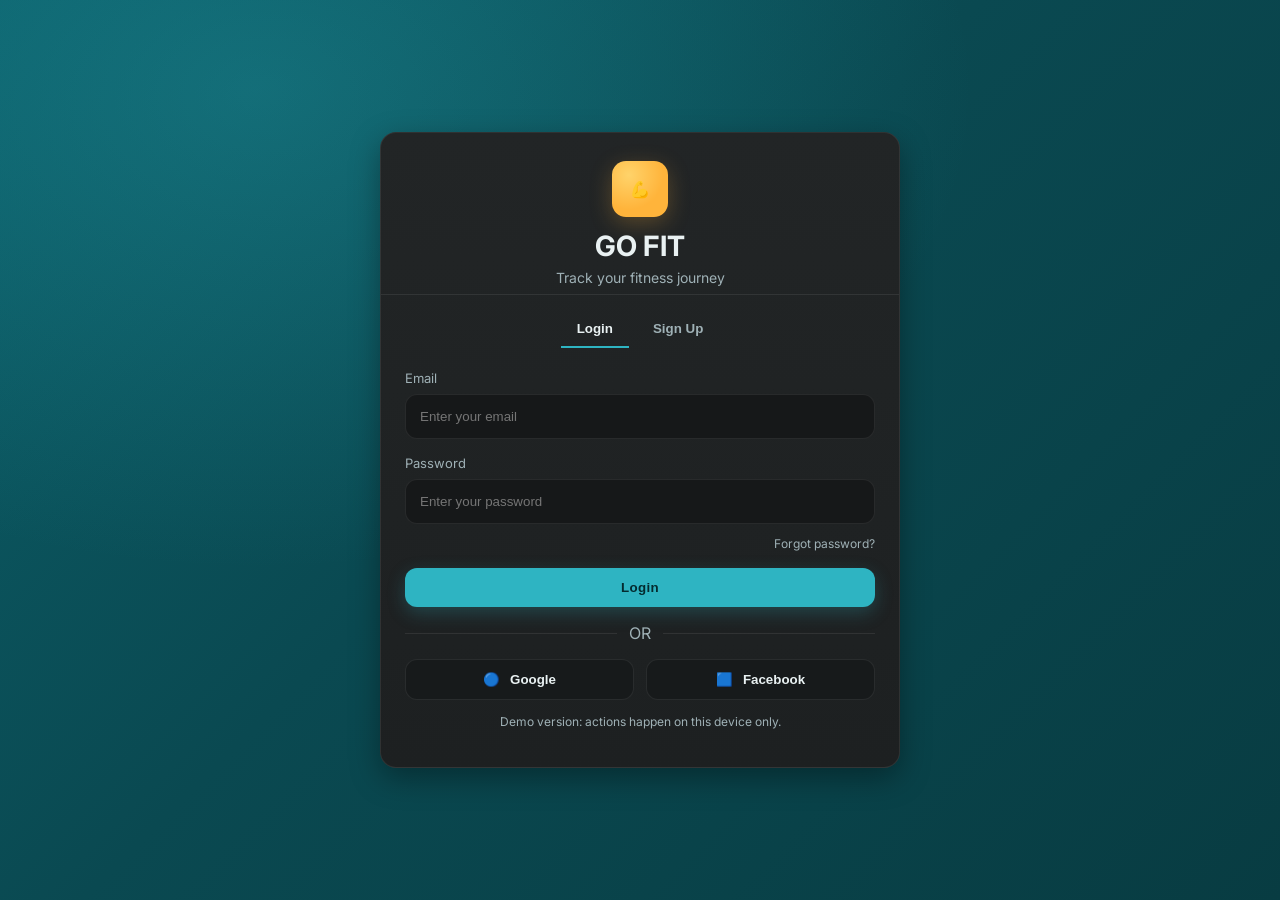
<file: index.html>
<!DOCTYPE html>
<html lang="en">
<head>
    <meta charset="UTF-8">
    <meta name="viewport" content="width=device-width, initial-scale=1.0">
    <title>GO FIT</title>
    <link rel="stylesheet" href="style.css">
</head>
<body>
    <div class="container">
        <header>
            <h1>GO FIT</h1>
            <p class="subtitle">Track your workouts, progress, and nutrition</p>
            <div style="display: flex; justify-content: space-between; align-items: center;">
        <div>
            <h1>GO FIT</h1>
            <p class="subtitle">Track your workouts, progress, and nutrition</p>
        </div>
        <button onclick="logout()" class="btn btn-secondary" style="width: auto; padding: 8px 16px;">
            Logout
        </button>
    </div>
        </header>

        <div class="tabs">
            <button class="tab active" onclick="showTab('dashboard')">Dashboard</button>
            <button class="tab" onclick="showTab('workouts')">My Workouts</button>
            <button class="tab" onclick="showTab('progress')">Progress</button>
            <button class="tab" onclick="showTab('calculator')">Calculators</button>
            <button class="tab" onclick="showTab('exercises')">Exercise Library</button>
        </div>

        <!-- Dashboard Tab -->
        <div id="dashboard" class="tab-content active">
            <div class="grid">
                <div class="card">
                    <h3 class="card-title">Weekly Summary</h3>
                    <div class="stat-value" id="weeklyWorkouts">0</div>
                    <div class="stat-label">Workouts This Week</div>
                </div>
                <div class="card">
                    <h3 class="card-title">Total Workouts</h3>
                    <div class="stat-value" id="totalWorkouts">0</div>
                    <div class="stat-label">All Time</div>
                </div>
                <div class="card">
                    <h3 class="card-title">Current Streak</h3>
                    <div class="stat-value" id="currentStreak">0</div>
                    <div class="stat-label">Days</div>
                </div>
            </div>

            <div class="card">
                <h3 class="card-title">Weekly Goal Progress</h3>
                <div class="progress-bar">
                    <div class="progress-fill" id="weeklyProgress" style="width: 0%">0%</div>
                </div>
                <p style="color: var(--color-text-secondary); font-size: var(--font-size-sm);">
                    Target: 5 workouts per week
                </p>
            </div>

            <div class="card">
                <h3 class="card-title">Recent Workouts</h3>
                <ul class="workout-list" id="recentWorkoutsList">
                    <div class="empty-state">
                        <div class="empty-state-icon">🏋️</div>
                        <p>No workouts logged yet. Add your first workout!</p>
                    </div>
                </ul>
            </div>
        </div>

        <!-- Workouts Tab -->
        <div id="workouts" class="tab-content">
            <div class="grid">
                <div class="card">
                    <h3 class="card-title">Log New Workout</h3>
                    <form id="workoutForm">
                        <div class="form-group">
                            <label>Workout Type</label>
                            <select id="workoutType" required>
                                <option value="">Select type...</option>
                                <option value="Chest">Chest</option>
                                <option value="Back">Back</option>
                                <option value="Legs">Legs</option>
                                <option value="Shoulders">Shoulders</option>
                                <option value="Arms">Arms</option>
                                <option value="Cardio">Cardio</option>
                                <option value="Full Body">Full Body</option>
                            </select>
                        </div>
                        <div class="form-group">
                            <label>Duration (minutes)</label>
                            <input type="number" id="duration" min="1" required>
                        </div>
                        <div class="form-group">
                            <label>Intensity</label>
                            <select id="intensity" required>
                                <option value="Light">Light</option>
                                <option value="Moderate">Moderate</option>
                                <option value="High">High</option>
                                <option value="Extreme">Extreme</option>
                            </select>
                        </div>
                        <div class="form-group">
                            <label>Notes (optional)</label>
                            <textarea id="notes" rows="3" placeholder="How did the workout feel?"></textarea>
                        </div>
                        <button type="submit" class="btn">Add Workout</button>
                    </form>
                </div>

                <div class="card">
                    <h3 class="card-title">All Workouts</h3>
                    <ul class="workout-list" id="allWorkoutsList">
                        <div class="empty-state">
                            <div class="empty-state-icon">📋</div>
                            <p>No workouts yet. Start logging!</p>
                        </div>
                    </ul>
                </div>
            </div>
        </div>

        <!-- Progress Tab -->
        <div id="progress" class="tab-content">
            <div class="grid">
                <div class="card">
                    <h3 class="card-title">Body Measurements</h3>
                    <form id="measurementForm">
                        <div class="form-group">
                            <label>Weight (kg)</label>
                            <input type="number" id="weight" step="0.1" min="0" required>
                        </div>
                        <div class="form-group">
                            <label>Body Fat % (optional)</label>
                            <input type="number" id="bodyFat" step="0.1" min="0" max="100">
                        </div>
                        <div class="form-group">
                            <label>Chest (cm)</label>
                            <input type="number" id="chest" step="0.1" min="0">
                        </div>
                        <div class="form-group">
                            <label>Waist (cm)</label>
                            <input type="number" id="waist" step="0.1" min="0">
                        </div>
                        <div class="form-group">
                            <label>Arms (cm)</label>
                            <input type="number" id="arms" step="0.1" min="0">
                        </div>
                        <button type="submit" class="btn">Save Measurements</button>
                    </form>
                </div>

                <div class="card">
                    <h3 class="card-title">Latest Measurements</h3>
                    <div id="measurementDisplay">
                        <div class="empty-state">
                            <div class="empty-state-icon">📏</div>
                            <p>No measurements recorded yet.</p>
                        </div>
                    </div>
                </div>
            </div>

            <div class="card">
                <h3 class="card-title">Workout History</h3>
                <div class="grid" style="margin-top: var(--space-16);">
                    <div class="card" style="background: var(--color-bg-1);">
                        <div class="stat-label">Chest Workouts</div>
                        <div class="stat-value" id="chestCount">0</div>
                    </div>
                    <div class="card" style="background: var(--color-bg-2);">
                        <div class="stat-label">Back Workouts</div>
                        <div class="stat-value" id="backCount">0</div>
                    </div>
                    <div class="card" style="background: var(--color-bg-3);">
                        <div class="stat-label">Leg Workouts</div>
                        <div class="stat-value" id="legsCount">0</div>
                    </div>
                    <div class="card" style="background: var(--color-bg-4);">
                        <div class="stat-label">Cardio Sessions</div>
                        <div class="stat-value" id="cardioCount">0</div>
                    </div>
                </div>
            </div>
        </div>

        <!-- Calculator Tab -->
        <div id="calculator" class="tab-content">
            <div class="grid">
                <div class="card">
                    <h3 class="card-title">BMI Calculator</h3>
                    <form id="bmiForm">
                        <div class="form-group">
                            <label>Height (cm)</label>
                            <input type="number" id="bmiHeight" step="0.1" min="0" required>
                        </div>
                        <div class="form-group">
                            <label>Weight (kg)</label>
                            <input type="number" id="bmiWeight" step="0.1" min="0" required>
                        </div>
                        <button type="submit" class="btn">Calculate BMI</button>
                    </form>
                    <div id="bmiResult"></div>
                </div>

                <div class="card">
                    <h3 class="card-title">Calorie Calculator</h3>
                    <form id="calorieForm">
                        <div class="form-group">
                            <label>Age</label>
                            <input type="number" id="age" min="1" required>
                        </div>
                        <div class="form-group">
                            <label>Gender</label>
                            <select id="gender" required>
                                <option value="male">Male</option>
                                <option value="female">Female</option>
                            </select>
                        </div>
                        <div class="form-group">
                            <label>Height (cm)</label>
                            <input type="number" id="calHeight" step="0.1" min="0" required>
                        </div>
                        <div class="form-group">
                            <label>Weight (kg)</label>
                            <input type="number" id="calWeight" step="0.1" min="0" required>
                        </div>
                        <div class="form-group">
                            <label>Activity Level</label>
                            <select id="activityLevel" required>
                                <option value="1.2">Sedentary (little/no exercise)</option>
                                <option value="1.375">Light (1-3 days/week)</option>
                                <option value="1.55">Moderate (3-5 days/week)</option>
                                <option value="1.725">Active (6-7 days/week)</option>
                                <option value="1.9">Very Active (twice per day)</option>
                            </select>
                        </div>
                        <button type="submit" class="btn">Calculate Calories</button>
                    </form>
                    <div id="calorieResult"></div>
                </div>

                <div class="card">
                    <h3 class="card-title">Macro Calculator</h3>
                    <form id="macroForm">
                        <div class="form-group">
                            <label>Daily Calories</label>
                            <input type="number" id="macroCalories" min="0" required>
                        </div>
                        <div class="form-group">
                            <label>Goal</label>
                            <select id="macroGoal" required>
                                <option value="balanced">Balanced (40/30/30)</option>
                                <option value="bulking">Bulking (40/30/30)</option>
                                <option value="cutting">Cutting (40/40/20)</option>
                                <option value="highprotein">High Protein (30/40/30)</option>
                            </select>
                        </div>
                        <button type="submit" class="btn">Calculate Macros</button>
                    </form>
                    <div id="macroResult"></div>
                </div>
            </div>
        </div>

        <!-- Exercise Library Tab -->
        <div id="exercises" class="tab-content">
            <div class="card">
                <h3 class="card-title">Exercise Library</h3>
                <div class="form-group">
                    <label>Filter by Muscle Group</label>
                    <select id="exerciseFilter" onchange="filterExercises()">
                        <option value="all">All Exercises</option>
                        <option value="chest">Chest</option>
                        <option value="back">Back</option>
                        <option value="legs">Legs</option>
                        <option value="shoulders">Shoulders</option>
                        <option value="arms">Arms</option>
                        <option value="core">Core</option>
                    </select>
                </div>
                <div class="exercise-grid" id="exerciseLibrary"></div>
            </div>
        </div>
    </div>

    <script src="script.js"></script>
    <script type="module">
  import { initializeApp } from "https://www.gstatic.com/firebasejs/12.5.0/firebase-app.js";
  import { getAuth, onAuthStateChanged, signOut } from "https://www.gstatic.com/firebasejs/12.5.0/firebase-auth.js";

  const firebaseConfig = {
      apiKey: "AIzaSyCSPQyOldpYOlSOh2Fc1ucPit_AI-NxDwI",
    authDomain: "web-app-28695.firebaseapp.com",
    projectId: "web-app-28695",
    storageBucket: "web-app-28695.firebasestorage.app",
    messagingSenderId: "83256123767",
    appId: "1:83256123767:web:13e04a8cd47b3e90ee0172",
  };

  const app = initializeApp(firebaseConfig);
  const auth = getAuth(app);

  onAuthStateChanged(auth, (user) => {
    if (!user) location.href = "index.html";
  });

  window.logout = async () => { await signOut(auth); location.href = "index.html"; };
</script>

</body>
</html>
</file>
<file: style.css>
:root {
  /* Primitive Color Tokens */
  --color-white: rgba(255, 255, 255, 1);
  --color-black: rgba(0, 0, 0, 1);
  --color-cream-50: rgba(252, 252, 249, 1);
  --color-cream-100: rgba(255, 255, 253, 1);
  --color-gray-200: rgba(245, 245, 245, 1);
  --color-gray-300: rgba(167, 169, 169, 1);
  --color-gray-400: rgba(119, 124, 124, 1);
  --color-slate-500: rgba(98, 108, 113, 1);
  --color-brown-600: rgba(94, 82, 64, 1);
  --color-charcoal-700: rgba(31, 33, 33, 1);
  --color-charcoal-800: rgba(38, 40, 40, 1);
  --color-slate-900: rgba(19, 52, 59, 1);
  --color-teal-300: rgba(50, 184, 198, 1);
  --color-teal-400: rgba(45, 166, 178, 1);
  --color-teal-500: rgba(33, 128, 141, 1);
  --color-teal-600: rgba(29, 116, 128, 1);
  --color-teal-700: rgba(26, 104, 115, 1);
  --color-teal-800: rgba(41, 150, 161, 1);
  --color-red-400: rgba(255, 84, 89, 1);
  --color-red-500: rgba(192, 21, 47, 1);
  --color-orange-400: rgba(230, 129, 97, 1);
  --color-orange-500: rgba(168, 75, 47, 1);

  /* RGB versions for opacity control */
  --color-brown-600-rgb: 94, 82, 64;
  --color-teal-500-rgb: 33, 128, 141;
  --color-slate-900-rgb: 19, 52, 59;
  --color-slate-500-rgb: 98, 108, 113;
  --color-red-500-rgb: 192, 21, 47;
  --color-red-400-rgb: 255, 84, 89;
  --color-orange-500-rgb: 168, 75, 47;
  --color-orange-400-rgb: 230, 129, 97;

  /* Background color tokens (Light Mode) */
  --color-bg-1: rgba(59, 130, 246, 0.08); /* Light blue */
  --color-bg-2: rgba(245, 158, 11, 0.08); /* Light yellow */
  --color-bg-3: rgba(34, 197, 94, 0.08); /* Light green */
  --color-bg-4: rgba(239, 68, 68, 0.08); /* Light red */
  --color-bg-5: rgba(147, 51, 234, 0.08); /* Light purple */
  --color-bg-6: rgba(249, 115, 22, 0.08); /* Light orange */
  --color-bg-7: rgba(236, 72, 153, 0.08); /* Light pink */
  --color-bg-8: rgba(6, 182, 212, 0.08); /* Light cyan */

  /* Semantic Color Tokens (Light Mode) */
  --color-background: var(--color-cream-50);
  --color-surface: var(--color-cream-100);
  --color-text: var(--color-slate-900);
  --color-text-secondary: var(--color-slate-500);
  --color-primary: var(--color-teal-500);
  --color-primary-hover: var(--color-teal-600);
  --color-primary-active: var(--color-teal-700);
  --color-secondary: rgba(var(--color-brown-600-rgb), 0.12);
  --color-secondary-hover: rgba(var(--color-brown-600-rgb), 0.2);
  --color-secondary-active: rgba(var(--color-brown-600-rgb), 0.25);
  --color-border: rgba(var(--color-brown-600-rgb), 0.2);
  --color-btn-primary-text: var(--color-cream-50);
  --color-card-border: rgba(var(--color-brown-600-rgb), 0.12);
  --color-card-border-inner: rgba(var(--color-brown-600-rgb), 0.12);
  --color-error: var(--color-red-500);
  --color-success: var(--color-teal-500);
  --color-warning: var(--color-orange-500);
  --color-info: var(--color-slate-500);
  --color-focus-ring: rgba(var(--color-teal-500-rgb), 0.4);
  --color-select-caret: rgba(var(--color-slate-900-rgb), 0.8);

  /* Common style patterns */
  --focus-ring: 0 0 0 3px var(--color-focus-ring);
  --focus-outline: 2px solid var(--color-primary);
  --status-bg-opacity: 0.15;
  --status-border-opacity: 0.25;
  --select-caret-light: url("data:image/svg+xml,%3Csvg xmlns='http://www.w3.org/2000/svg' width='16' height='16' viewBox='0 0 24 24' fill='none' stroke='%23134252' stroke-width='2' stroke-linecap='round' stroke-linejoin='round'%3E%3Cpolyline points='6 9 12 15 18 9'%3E%3C/polyline%3E%3C/svg%3E");
  --select-caret-dark: url("data:image/svg+xml,%3Csvg xmlns='http://www.w3.org/2000/svg' width='16' height='16' viewBox='0 0 24 24' fill='none' stroke='%23f5f5f5' stroke-width='2' stroke-linecap='round' stroke-linejoin='round'%3E%3Cpolyline points='6 9 12 15 18 9'%3E%3C/polyline%3E%3C/svg%3E");

  /* RGB versions for opacity control */
  --color-success-rgb: 33, 128, 141;
  --color-error-rgb: 192, 21, 47;
  --color-warning-rgb: 168, 75, 47;
  --color-info-rgb: 98, 108, 113;

  /* Typography */
  --font-family-base: "FKGroteskNeue", "Geist", "Inter", -apple-system,
    BlinkMacSystemFont, "Segoe UI", Roboto, sans-serif;
  --font-family-mono: "Berkeley Mono", ui-monospace, SFMono-Regular, Menlo,
    Monaco, Consolas, monospace;
  --font-size-xs: 11px;
  --font-size-sm: 12px;
  --font-size-base: 14px;
  --font-size-md: 14px;
  --font-size-lg: 16px;
  --font-size-xl: 18px;
  --font-size-2xl: 20px;
  --font-size-3xl: 24px;
  --font-size-4xl: 30px;
  --font-weight-normal: 400;
  --font-weight-medium: 500;
  --font-weight-semibold: 550;
  --font-weight-bold: 600;
  --line-height-tight: 1.2;
  --line-height-normal: 1.5;
  --letter-spacing-tight: -0.01em;

  /* Spacing */
  --space-0: 0;
  --space-1: 1px;
  --space-2: 2px;
  --space-4: 4px;
  --space-6: 6px;
  --space-8: 8px;
  --space-10: 10px;
  --space-12: 12px;
  --space-16: 16px;
  --space-20: 20px;
  --space-24: 24px;
  --space-32: 32px;

  /* Border Radius */
  --radius-sm: 6px;
  --radius-base: 8px;
  --radius-md: 10px;
  --radius-lg: 12px;
  --radius-full: 9999px;

  /* Shadows */
  --shadow-xs: 0 1px 2px rgba(0, 0, 0, 0.02);
  --shadow-sm: 0 1px 3px rgba(0, 0, 0, 0.04), 0 1px 2px rgba(0, 0, 0, 0.02);
  --shadow-md: 0 4px 6px -1px rgba(0, 0, 0, 0.04),
    0 2px 4px -1px rgba(0, 0, 0, 0.02);
  --shadow-lg: 0 10px 15px -3px rgba(0, 0, 0, 0.04),
    0 4px 6px -2px rgba(0, 0, 0, 0.02);
  --shadow-inset-sm: inset 0 1px 0 rgba(255, 255, 255, 0.15),
    inset 0 -1px 0 rgba(0, 0, 0, 0.03);

  /* Animation */
  --duration-fast: 150ms;
  --duration-normal: 250ms;
  --ease-standard: cubic-bezier(0.16, 1, 0.3, 1);

  /* Layout */
  --container-sm: 640px;
  --container-md: 768px;
  --container-lg: 1024px;
  --container-xl: 1280px;
}

/* Dark mode colors */
@media (prefers-color-scheme: dark) {
  :root {
    /* RGB versions for opacity control (Dark Mode) */
    --color-gray-400-rgb: 119, 124, 124;
    --color-teal-300-rgb: 50, 184, 198;
    --color-gray-300-rgb: 167, 169, 169;
    --color-gray-200-rgb: 245, 245, 245;

    /* Background color tokens (Dark Mode) */
    --color-bg-1: rgba(29, 78, 216, 0.15); /* Dark blue */
    --color-bg-2: rgba(180, 83, 9, 0.15); /* Dark yellow */
    --color-bg-3: rgba(21, 128, 61, 0.15); /* Dark green */
    --color-bg-4: rgba(185, 28, 28, 0.15); /* Dark red */
    --color-bg-5: rgba(107, 33, 168, 0.15); /* Dark purple */
    --color-bg-6: rgba(194, 65, 12, 0.15); /* Dark orange */
    --color-bg-7: rgba(190, 24, 93, 0.15); /* Dark pink */
    --color-bg-8: rgba(8, 145, 178, 0.15); /* Dark cyan */

    /* Semantic Color Tokens (Dark Mode) */
    --color-background: var(--color-charcoal-700);
    --color-surface: var(--color-charcoal-800);
    --color-text: var(--color-gray-200);
    --color-text-secondary: rgba(var(--color-gray-300-rgb), 0.7);
    --color-primary: var(--color-teal-300);
    --color-primary-hover: var(--color-teal-400);
    --color-primary-active: var(--color-teal-800);
    --color-secondary: rgba(var(--color-gray-400-rgb), 0.15);
    --color-secondary-hover: rgba(var(--color-gray-400-rgb), 0.25);
    --color-secondary-active: rgba(var(--color-gray-400-rgb), 0.3);
    --color-border: rgba(var(--color-gray-400-rgb), 0.3);
    --color-error: var(--color-red-400);
    --color-success: var(--color-teal-300);
    --color-warning: var(--color-orange-400);
    --color-info: var(--color-gray-300);
    --color-focus-ring: rgba(var(--color-teal-300-rgb), 0.4);
    --color-btn-primary-text: var(--color-slate-900);
    --color-card-border: rgba(var(--color-gray-400-rgb), 0.2);
    --color-card-border-inner: rgba(var(--color-gray-400-rgb), 0.15);
    --shadow-inset-sm: inset 0 1px 0 rgba(255, 255, 255, 0.1),
      inset 0 -1px 0 rgba(0, 0, 0, 0.15);
    --button-border-secondary: rgba(var(--color-gray-400-rgb), 0.2);
    --color-border-secondary: rgba(var(--color-gray-400-rgb), 0.2);
    --color-select-caret: rgba(var(--color-gray-200-rgb), 0.8);

    /* Common style patterns - updated for dark mode */
    --focus-ring: 0 0 0 3px var(--color-focus-ring);
    --focus-outline: 2px solid var(--color-primary);
    --status-bg-opacity: 0.15;
    --status-border-opacity: 0.25;
    --select-caret-light: url("data:image/svg+xml,%3Csvg xmlns='http://www.w3.org/2000/svg' width='16' height='16' viewBox='0 0 24 24' fill='none' stroke='%23134252' stroke-width='2' stroke-linecap='round' stroke-linejoin='round'%3E%3Cpolyline points='6 9 12 15 18 9'%3E%3C/polyline%3E%3C/svg%3E");
    --select-caret-dark: url("data:image/svg+xml,%3Csvg xmlns='http://www.w3.org/2000/svg' width='16' height='16' viewBox='0 0 24 24' fill='none' stroke='%23f5f5f5' stroke-width='2' stroke-linecap='round' stroke-linejoin='round'%3E%3Cpolyline points='6 9 12 15 18 9'%3E%3C/polyline%3E%3C/svg%3E");

    /* RGB versions for dark mode */
    --color-success-rgb: var(--color-teal-300-rgb);
    --color-error-rgb: var(--color-red-400-rgb);
    --color-warning-rgb: var(--color-orange-400-rgb);
    --color-info-rgb: var(--color-gray-300-rgb);
  }
}

/* Data attribute for manual theme switching */
[data-color-scheme="dark"] {
  /* RGB versions for opacity control (dark mode) */
  --color-gray-400-rgb: 119, 124, 124;
  --color-teal-300-rgb: 50, 184, 198;
  --color-gray-300-rgb: 167, 169, 169;
  --color-gray-200-rgb: 245, 245, 245;

  /* Colorful background palette - Dark Mode */
  --color-bg-1: rgba(29, 78, 216, 0.15); /* Dark blue */
  --color-bg-2: rgba(180, 83, 9, 0.15); /* Dark yellow */
  --color-bg-3: rgba(21, 128, 61, 0.15); /* Dark green */
  --color-bg-4: rgba(185, 28, 28, 0.15); /* Dark red */
  --color-bg-5: rgba(107, 33, 168, 0.15); /* Dark purple */
  --color-bg-6: rgba(194, 65, 12, 0.15); /* Dark orange */
  --color-bg-7: rgba(190, 24, 93, 0.15); /* Dark pink */
  --color-bg-8: rgba(8, 145, 178, 0.15); /* Dark cyan */

  /* Semantic Color Tokens (Dark Mode) */
  --color-background: var(--color-charcoal-700);
  --color-surface: var(--color-charcoal-800);
  --color-text: var(--color-gray-200);
  --color-text-secondary: rgba(var(--color-gray-300-rgb), 0.7);
  --color-primary: var(--color-teal-300);
  --color-primary-hover: var(--color-teal-400);
  --color-primary-active: var(--color-teal-800);
  --color-secondary: rgba(var(--color-gray-400-rgb), 0.15);
  --color-secondary-hover: rgba(var(--color-gray-400-rgb), 0.25);
  --color-secondary-active: rgba(var(--color-gray-400-rgb), 0.3);
  --color-border: rgba(var(--color-gray-400-rgb), 0.3);
  --color-error: var(--color-red-400);
  --color-success: var(--color-teal-300);
  --color-warning: var(--color-orange-400);
  --color-info: var(--color-gray-300);
  --color-focus-ring: rgba(var(--color-teal-300-rgb), 0.4);
  --color-btn-primary-text: var(--color-slate-900);
  --color-card-border: rgba(var(--color-gray-400-rgb), 0.15);
  --color-card-border-inner: rgba(var(--color-gray-400-rgb), 0.15);
  --shadow-inset-sm: inset 0 1px 0 rgba(255, 255, 255, 0.1),
    inset 0 -1px 0 rgba(0, 0, 0, 0.15);
  --color-border-secondary: rgba(var(--color-gray-400-rgb), 0.2);
  --color-select-caret: rgba(var(--color-gray-200-rgb), 0.8);

  /* Common style patterns - updated for dark mode */
  --focus-ring: 0 0 0 3px var(--color-focus-ring);
  --focus-outline: 2px solid var(--color-primary);
  --status-bg-opacity: 0.15;
  --status-border-opacity: 0.25;
  --select-caret-light: url("data:image/svg+xml,%3Csvg xmlns='http://www.w3.org/2000/svg' width='16' height='16' viewBox='0 0 24 24' fill='none' stroke='%23134252' stroke-width='2' stroke-linecap='round' stroke-linejoin='round'%3E%3Cpolyline points='6 9 12 15 18 9'%3E%3C/polyline%3E%3C/svg%3E");
  --select-caret-dark: url("data:image/svg+xml,%3Csvg xmlns='http://www.w3.org/2000/svg' width='16' height='16' viewBox='0 0 24 24' fill='none' stroke='%23f5f5f5' stroke-width='2' stroke-linecap='round' stroke-linejoin='round'%3E%3Cpolyline points='6 9 12 15 18 9'%3E%3C/polyline%3E%3C/svg%3E");

  /* RGB versions for dark mode */
  --color-success-rgb: var(--color-teal-300-rgb);
  --color-error-rgb: var(--color-red-400-rgb);
  --color-warning-rgb: var(--color-orange-400-rgb);
  --color-info-rgb: var(--color-gray-300-rgb);
}

[data-color-scheme="light"] {
  /* RGB versions for opacity control (light mode) */
  --color-brown-600-rgb: 94, 82, 64;
  --color-teal-500-rgb: 33, 128, 141;
  --color-slate-900-rgb: 19, 52, 59;

  /* Semantic Color Tokens (Light Mode) */
  --color-background: var(--color-cream-50);
  --color-surface: var(--color-cream-100);
  --color-text: var(--color-slate-900);
  --color-text-secondary: var(--color-slate-500);
  --color-primary: var(--color-teal-500);
  --color-primary-hover: var(--color-teal-600);
  --color-primary-active: var(--color-teal-700);
  --color-secondary: rgba(var(--color-brown-600-rgb), 0.12);
  --color-secondary-hover: rgba(var(--color-brown-600-rgb), 0.2);
  --color-secondary-active: rgba(var(--color-brown-600-rgb), 0.25);
  --color-border: rgba(var(--color-brown-600-rgb), 0.2);
  --color-btn-primary-text: var(--color-cream-50);
  --color-card-border: rgba(var(--color-brown-600-rgb), 0.12);
  --color-card-border-inner: rgba(var(--color-brown-600-rgb), 0.12);
  --color-error: var(--color-red-500);
  --color-success: var(--color-teal-500);
  --color-warning: var(--color-orange-500);
  --color-info: var(--color-slate-500);
  --color-focus-ring: rgba(var(--color-teal-500-rgb), 0.4);

  /* RGB versions for light mode */
  --color-success-rgb: var(--color-teal-500-rgb);
  --color-error-rgb: var(--color-red-500-rgb);
  --color-warning-rgb: var(--color-orange-500-rgb);
  --color-info-rgb: var(--color-slate-500-rgb);
}

/* Base styles */
html {
  font-size: var(--font-size-base);
  font-family: var(--font-family-base);
  line-height: var(--line-height-normal);
  color: var(--color-text);
  background-color: var(--color-background);
  -webkit-font-smoothing: antialiased;
  box-sizing: border-box;
}

body {
  margin: 0;
  padding: 0;
}

*,
*::before,
*::after {
  box-sizing: inherit;
}

/* Typography */
h1,
h2,
h3,
h4,
h5,
h6 {
  margin: 0;
  font-weight: var(--font-weight-semibold);
  line-height: var(--line-height-tight);
  color: var(--color-text);
  letter-spacing: var(--letter-spacing-tight);
}

h1 {
  font-size: var(--font-size-4xl);
}
h2 {
  font-size: var(--font-size-3xl);
}
h3 {
  font-size: var(--font-size-2xl);
}
h4 {
  font-size: var(--font-size-xl);
}
h5 {
  font-size: var(--font-size-lg);
}
h6 {
  font-size: var(--font-size-md);
}

p {
  margin: 0 0 var(--space-16) 0;
}

a {
  color: var(--color-primary);
  text-decoration: none;
  transition: color var(--duration-fast) var(--ease-standard);
}

a:hover {
  color: var(--color-primary-hover);
}

code,
pre {
  font-family: var(--font-family-mono);
  font-size: calc(var(--font-size-base) * 0.95);
  background-color: var(--color-secondary);
  border-radius: var(--radius-sm);
}

code {
  padding: var(--space-1) var(--space-4);
}

pre {
  padding: var(--space-16);
  margin: var(--space-16) 0;
  overflow: auto;
  border: 1px solid var(--color-border);
}

pre code {
  background: none;
  padding: 0;
}

/* Buttons */
.btn {
  display: inline-flex;
  align-items: center;
  justify-content: center;
  padding: var(--space-8) var(--space-16);
  border-radius: var(--radius-base);
  font-size: var(--font-size-base);
  font-weight: 500;
  line-height: 1.5;
  cursor: pointer;
  transition: all var(--duration-normal) var(--ease-standard);
  border: none;
  text-decoration: none;
  position: relative;
}

.btn:focus-visible {
  outline: none;
  box-shadow: var(--focus-ring);
}

.btn--primary {
  background: var(--color-primary);
  color: var(--color-btn-primary-text);
}

.btn--primary:hover {
  background: var(--color-primary-hover);
}

.btn--primary:active {
  background: var(--color-primary-active);
}

.btn--secondary {
  background: var(--color-secondary);
  color: var(--color-text);
}

.btn--secondary:hover {
  background: var(--color-secondary-hover);
}

.btn--secondary:active {
  background: var(--color-secondary-active);
}

.btn--outline {
  background: transparent;
  border: 1px solid var(--color-border);
  color: var(--color-text);
}

.btn--outline:hover {
  background: var(--color-secondary);
}

.btn--sm {
  padding: var(--space-4) var(--space-12);
  font-size: var(--font-size-sm);
  border-radius: var(--radius-sm);
}

.btn--lg {
  padding: var(--space-10) var(--space-20);
  font-size: var(--font-size-lg);
  border-radius: var(--radius-md);
}

.btn--full-width {
  width: 100%;
}

.btn:disabled {
  opacity: 0.5;
  cursor: not-allowed;
}

/* Form elements */
.form-control {
  display: block;
  width: 100%;
  padding: var(--space-8) var(--space-12);
  font-size: var(--font-size-md);
  line-height: 1.5;
  color: var(--color-text);
  background-color: var(--color-surface);
  border: 1px solid var(--color-border);
  border-radius: var(--radius-base);
  transition: border-color var(--duration-fast) var(--ease-standard),
    box-shadow var(--duration-fast) var(--ease-standard);
}

textarea.form-control {
  font-family: var(--font-family-base);
  font-size: var(--font-size-base);
}

select.form-control {
  padding: var(--space-8) var(--space-12);
  -webkit-appearance: none;
  -moz-appearance: none;
  appearance: none;
  background-image: var(--select-caret-light);
  background-repeat: no-repeat;
  background-position: right var(--space-12) center;
  background-size: 16px;
  padding-right: var(--space-32);
}

/* Add a dark mode specific caret */
@media (prefers-color-scheme: dark) {
  select.form-control {
    background-image: var(--select-caret-dark);
  }
}

/* Also handle data-color-scheme */
[data-color-scheme="dark"] select.form-control {
  background-image: var(--select-caret-dark);
}

[data-color-scheme="light"] select.form-control {
  background-image: var(--select-caret-light);
}

.form-control:focus {
  border-color: var(--color-primary);
  outline: var(--focus-outline);
}

.form-label {
  display: block;
  margin-bottom: var(--space-8);
  font-weight: var(--font-weight-medium);
  font-size: var(--font-size-sm);
}

.form-group {
  margin-bottom: var(--space-16);
}

/* Card component */
.card {
  background-color: var(--color-surface);
  border-radius: var(--radius-lg);
  border: 1px solid var(--color-card-border);
  box-shadow: var(--shadow-sm);
  overflow: hidden;
  transition: box-shadow var(--duration-normal) var(--ease-standard);
}

.card:hover {
  box-shadow: var(--shadow-md);
}

.card__body {
  padding: var(--space-16);
}

.card__header,
.card__footer {
  padding: var(--space-16);
  border-bottom: 1px solid var(--color-card-border-inner);
}

/* Status indicators - simplified with CSS variables */
.status {
  display: inline-flex;
  align-items: center;
  padding: var(--space-6) var(--space-12);
  border-radius: var(--radius-full);
  font-weight: var(--font-weight-medium);
  font-size: var(--font-size-sm);
}

.status--success {
  background-color: rgba(
    var(--color-success-rgb, 33, 128, 141),
    var(--status-bg-opacity)
  );
  color: var(--color-success);
  border: 1px solid
    rgba(var(--color-success-rgb, 33, 128, 141), var(--status-border-opacity));
}

.status--error {
  background-color: rgba(
    var(--color-error-rgb, 192, 21, 47),
    var(--status-bg-opacity)
  );
  color: var(--color-error);
  border: 1px solid
    rgba(var(--color-error-rgb, 192, 21, 47), var(--status-border-opacity));
}

.status--warning {
  background-color: rgba(
    var(--color-warning-rgb, 168, 75, 47),
    var(--status-bg-opacity)
  );
  color: var(--color-warning);
  border: 1px solid
    rgba(var(--color-warning-rgb, 168, 75, 47), var(--status-border-opacity));
}

.status--info {
  background-color: rgba(
    var(--color-info-rgb, 98, 108, 113),
    var(--status-bg-opacity)
  );
  color: var(--color-info);
  border: 1px solid
    rgba(var(--color-info-rgb, 98, 108, 113), var(--status-border-opacity));
}

/* Container layout */
.container {
  width: 100%;
  margin-right: auto;
  margin-left: auto;
  padding-right: var(--space-16);
  padding-left: var(--space-16);
}

@media (min-width: 640px) {
  .container {
    max-width: var(--container-sm);
  }
}
@media (min-width: 768px) {
  .container {
    max-width: var(--container-md);
  }
}
@media (min-width: 1024px) {
  .container {
    max-width: var(--container-lg);
  }
}
@media (min-width: 1280px) {
  .container {
    max-width: var(--container-xl);
  }
}

/* Utility classes */
.flex {
  display: flex;
}
.flex-col {
  flex-direction: column;
}
.items-center {
  align-items: center;
}
.justify-center {
  justify-content: center;
}
.justify-between {
  justify-content: space-between;
}
.gap-4 {
  gap: var(--space-4);
}
.gap-8 {
  gap: var(--space-8);
}
.gap-16 {
  gap: var(--space-16);
}

.m-0 {
  margin: 0;
}
.mt-8 {
  margin-top: var(--space-8);
}
.mb-8 {
  margin-bottom: var(--space-8);
}
.mx-8 {
  margin-left: var(--space-8);
  margin-right: var(--space-8);
}
.my-8 {
  margin-top: var(--space-8);
  margin-bottom: var(--space-8);
}

.p-0 {
  padding: 0;
}
.py-8 {
  padding-top: var(--space-8);
  padding-bottom: var(--space-8);
}
.px-8 {
  padding-left: var(--space-8);
  padding-right: var(--space-8);
}
.py-16 {
  padding-top: var(--space-16);
  padding-bottom: var(--space-16);
}
.px-16 {
  padding-left: var(--space-16);
  padding-right: var(--space-16);
}

.block {
  display: block;
}
.hidden {
  display: none;
}

/* Accessibility */
.sr-only {
  position: absolute;
  width: 1px;
  height: 1px;
  padding: 0;
  margin: -1px;
  overflow: hidden;
  clip: rect(0, 0, 0, 0);
  white-space: nowrap;
  border-width: 0;
}

:focus-visible {
  outline: var(--focus-outline);
  outline-offset: 2px;
}

/* Dark mode specifics */
[data-color-scheme="dark"] .btn--outline {
  border: 1px solid var(--color-border-secondary);
}

@font-face {
  font-family: 'FKGroteskNeue';
  src: url('https://r2cdn.perplexity.ai/fonts/FKGroteskNeue.woff2')
    format('woff2');
}

/* END PERPLEXITY DESIGN SYSTEM */
/* Fitness Tracker Dashboard - Styles */

:root {
  /* Primitive Color Tokens */
  --color-white: rgba(255, 255, 255, 1);
  --color-black: rgba(0, 0, 0, 1);
  --color-cream-50: rgba(252, 252, 249, 1);
  --color-cream-100: rgba(255, 255, 253, 1);
  --color-gray-200: rgba(245, 245, 245, 1);
  --color-gray-300: rgba(167, 169, 169, 1);
  --color-gray-400: rgba(119, 124, 124, 1);
  --color-slate-500: rgba(98, 108, 113, 1);
  --color-brown-600: rgba(94, 82, 64, 1);
  --color-charcoal-700: rgba(31, 33, 33, 1);
  --color-charcoal-800: rgba(38, 40, 40, 1);
  --color-slate-900: rgba(19, 52, 59, 1);
  --color-teal-300: rgba(50, 184, 198, 1);
  --color-teal-400: rgba(45, 166, 178, 1);
  --color-teal-500: rgba(33, 128, 141, 1);
  --color-teal-600: rgba(29, 116, 128, 1);
  --color-teal-700: rgba(26, 104, 115, 1);
  --color-teal-800: rgba(41, 150, 161, 1);
  --color-red-400: rgba(255, 84, 89, 1);
  --color-red-500: rgba(192, 21, 47, 1);
  --color-orange-400: rgba(230, 129, 97, 1);
  --color-orange-500: rgba(168, 75, 47, 1);

  /* RGB versions for opacity control */
  --color-brown-600-rgb: 94, 82, 64;
  --color-teal-500-rgb: 33, 128, 141;
  --color-slate-900-rgb: 19, 52, 59;
  --color-slate-500-rgb: 98, 108, 113;
  --color-red-500-rgb: 192, 21, 47;
  --color-red-400-rgb: 255, 84, 89;
  --color-orange-500-rgb: 168, 75, 47;
  --color-orange-400-rgb: 230, 129, 97;

  /* Background color tokens (Light Mode) */
  --color-bg-1: rgba(59, 130, 246, 0.08); /* Light blue */
  --color-bg-2: rgba(245, 158, 11, 0.08); /* Light yellow */
  --color-bg-3: rgba(34, 197, 94, 0.08); /* Light green */
  --color-bg-4: rgba(239, 68, 68, 0.08); /* Light red */
  --color-bg-5: rgba(147, 51, 234, 0.08); /* Light purple */
  --color-bg-6: rgba(249, 115, 22, 0.08); /* Light orange */
  --color-bg-7: rgba(236, 72, 153, 0.08); /* Light pink */
  --color-bg-8: rgba(6, 182, 212, 0.08); /* Light cyan */

  /* Semantic Color Tokens (Light Mode) */
  --color-background: var(--color-cream-50);
  --color-surface: var(--color-cream-100);
  --color-text: var(--color-slate-900);
  --color-text-secondary: var(--color-slate-500);
  --color-primary: var(--color-teal-500);
  --color-primary-hover: var(--color-teal-600);
  --color-primary-active: var(--color-teal-700);
  --color-secondary: rgba(var(--color-brown-600-rgb), 0.12);
  --color-secondary-hover: rgba(var(--color-brown-600-rgb), 0.2);
  --color-secondary-active: rgba(var(--color-brown-600-rgb), 0.25);
  --color-border: rgba(var(--color-brown-600-rgb), 0.2);
  --color-btn-primary-text: var(--color-cream-50);
  --color-card-border: rgba(var(--color-brown-600-rgb), 0.12);
  --color-card-border-inner: rgba(var(--color-brown-600-rgb), 0.12);
  --color-error: var(--color-red-500);
  --color-success: var(--color-teal-500);
  --color-warning: var(--color-orange-500);
  --color-info: var(--color-slate-500);
  --color-focus-ring: rgba(var(--color-teal-500-rgb), 0.4);
  --color-select-caret: rgba(var(--color-slate-900-rgb), 0.8);

  /* Common style patterns */
  --focus-ring: 0 0 0 3px var(--color-focus-ring);
  --focus-outline: 2px solid var(--color-primary);
  --status-bg-opacity: 0.15;
  --status-border-opacity: 0.25;

  /* RGB versions for opacity control */
  --color-success-rgb: 33, 128, 141;
  --color-error-rgb: 192, 21, 47;
  --color-warning-rgb: 168, 75, 47;
  --color-info-rgb: 98, 108, 113;

  /* Typography */
  --font-family-base: "FKGroteskNeue", "Geist", "Inter", -apple-system,
    BlinkMacSystemFont, "Segoe UI", Roboto, sans-serif;
  --font-family-mono: "Berkeley Mono", ui-monospace, SFMono-Regular, Menlo,
    Monaco, Consolas, monospace;
  --font-size-xs: 11px;
  --font-size-sm: 12px;
  --font-size-base: 14px;
  --font-size-md: 14px;
  --font-size-lg: 16px;
  --font-size-xl: 18px;
  --font-size-2xl: 20px;
  --font-size-3xl: 24px;
  --font-size-4xl: 30px;
  --font-weight-normal: 400;
  --font-weight-medium: 500;
  --font-weight-semibold: 550;
  --font-weight-bold: 600;
  --line-height-tight: 1.2;
  --line-height-normal: 1.5;
  --letter-spacing-tight: -0.01em;

  /* Spacing */
  --space-0: 0;
  --space-1: 1px;
  --space-2: 2px;
  --space-4: 4px;
  --space-6: 6px;
  --space-8: 8px;
  --space-10: 10px;
  --space-12: 12px;
  --space-16: 16px;
  --space-20: 20px;
  --space-24: 24px;
  --space-32: 32px;

  /* Border Radius */
  --radius-sm: 6px;
  --radius-base: 8px;
  --radius-md: 10px;
  --radius-lg: 12px;
  --radius-full: 9999px;

  /* Shadows */
  --shadow-xs: 0 1px 2px rgba(0, 0, 0, 0.02);
  --shadow-sm: 0 1px 3px rgba(0, 0, 0, 0.04), 0 1px 2px rgba(0, 0, 0, 0.02);
  --shadow-md: 0 4px 6px -1px rgba(0, 0, 0, 0.04),
    0 2px 4px -1px rgba(0, 0, 0, 0.02);
  --shadow-lg: 0 10px 15px -3px rgba(0, 0, 0, 0.04),
    0 4px 6px -2px rgba(0, 0, 0, 0.02);
  --shadow-inset-sm: inset 0 1px 0 rgba(255, 255, 255, 0.15),
    inset 0 -1px 0 rgba(0, 0, 0, 0.03);

  /* Animation */
  --duration-fast: 150ms;
  --duration-normal: 250ms;
  --ease-standard: cubic-bezier(0.16, 1, 0.3, 1);

  /* Layout */
  --container-sm: 640px;
  --container-md: 768px;
  --container-lg: 1024px;
  --container-xl: 1280px;
}

/* Dark mode colors */
@media (prefers-color-scheme: dark) {
  :root {
    /* RGB versions for opacity control (Dark Mode) */
    --color-gray-400-rgb: 119, 124, 124;
    --color-teal-300-rgb: 50, 184, 198;
    --color-gray-300-rgb: 167, 169, 169;
    --color-gray-200-rgb: 245, 245, 245;

    /* Background color tokens (Dark Mode) */
    --color-bg-1: rgba(29, 78, 216, 0.15); /* Dark blue */
    --color-bg-2: rgba(180, 83, 9, 0.15); /* Dark yellow */
    --color-bg-3: rgba(21, 128, 61, 0.15); /* Dark green */
    --color-bg-4: rgba(185, 28, 28, 0.15); /* Dark red */
    --color-bg-5: rgba(107, 33, 168, 0.15); /* Dark purple */
    --color-bg-6: rgba(194, 65, 12, 0.15); /* Dark orange */
    --color-bg-7: rgba(190, 24, 93, 0.15); /* Dark pink */
    --color-bg-8: rgba(8, 145, 178, 0.15); /* Dark cyan */

    /* Semantic Color Tokens (Dark Mode) */
    --color-background: var(--color-charcoal-700);
    --color-surface: var(--color-charcoal-800);
    --color-text: var(--color-gray-200);
    --color-text-secondary: rgba(var(--color-gray-300-rgb), 0.7);
    --color-primary: var(--color-teal-300);
    --color-primary-hover: var(--color-teal-400);
    --color-primary-active: var(--color-teal-800);
    --color-secondary: rgba(var(--color-gray-400-rgb), 0.15);
    --color-secondary-hover: rgba(var(--color-gray-400-rgb), 0.25);
    --color-secondary-active: rgba(var(--color-gray-400-rgb), 0.3);
    --color-border: rgba(var(--color-gray-400-rgb), 0.3);
    --color-error: var(--color-red-400);
    --color-success: var(--color-teal-300);
    --color-warning: var(--color-orange-400);
    --color-info: var(--color-gray-300);
    --color-focus-ring: rgba(var(--color-teal-300-rgb), 0.4);
    --color-btn-primary-text: var(--color-slate-900);
    --color-card-border: rgba(var(--color-gray-400-rgb), 0.2);
    --color-card-border-inner: rgba(var(--color-gray-400-rgb), 0.15);
    --shadow-inset-sm: inset 0 1px 0 rgba(255, 255, 255, 0.1),
      inset 0 -1px 0 rgba(0, 0, 0, 0.15);
    --color-select-caret: rgba(var(--color-gray-200-rgb), 0.8);

    /* RGB versions for dark mode */
    --color-success-rgb: var(--color-teal-300-rgb);
    --color-error-rgb: var(--color-red-400-rgb);
    --color-warning-rgb: var(--color-orange-400-rgb);
    --color-info-rgb: var(--color-gray-300-rgb);
  }
}

* {
    margin: 0;
    padding: 0;
    box-sizing: border-box;
}

body {
    font-family: var(--font-family-base);
    background-color: var(--color-background);
    color: var(--color-text);
    line-height: var(--line-height-normal);
    padding: var(--space-20);
    -webkit-font-smoothing: antialiased;
    font-size: var(--font-size-base);
}

.container {
    max-width: var(--container-xl);
    margin: 0 auto;
}

header {
    text-align: center;
    margin-bottom: var(--space-32);
}

h1 {
    font-size: var(--font-size-4xl);
    font-weight: var(--font-weight-bold);
    color: var(--color-text);
    margin-bottom: var(--space-8);
    line-height: var(--line-height-tight);
    letter-spacing: var(--letter-spacing-tight);
}

.subtitle {
    font-size: var(--font-size-lg);
    color: var(--color-text-secondary);
}

.tabs {
    display: flex;
    gap: var(--space-8);
    margin-bottom: var(--space-24);
    border-bottom: 2px solid var(--color-border);
    overflow-x: auto;
    padding-bottom: var(--space-4);
}

.tab {
    padding: var(--space-12) var(--space-24);
    background: transparent;
    border: none;
    border-bottom: 3px solid transparent;
    color: var(--color-text-secondary);
    font-size: var(--font-size-base);
    font-weight: var(--font-weight-medium);
    font-family: var(--font-family-base);
    cursor: pointer;
    transition: all var(--duration-fast) var(--ease-standard);
    white-space: nowrap;
    border-radius: var(--radius-sm) var(--radius-sm) 0 0;
}

.tab:hover {
    color: var(--color-text);
    background: var(--color-secondary);
}

.tab:focus-visible {
    outline: var(--focus-outline);
    outline-offset: 2px;
}

.tab.active {
    color: var(--color-primary);
    border-bottom-color: var(--color-primary);
}

.tab-content {
    display: none;
}

.tab-content.active {
    display: block;
    animation: fadeIn var(--duration-normal) var(--ease-standard);
}

@keyframes fadeIn {
    from { opacity: 0; transform: translateY(10px); }
    to { opacity: 1; transform: translateY(0); }
}

.grid {
    display: grid;
    grid-template-columns: repeat(auto-fit, minmax(300px, 1fr));
    gap: var(--space-20);
    margin-bottom: var(--space-24);
}

.card {
    background: var(--color-surface);
    border: 1px solid var(--color-card-border);
    border-radius: var(--radius-lg);
    padding: var(--space-20);
    box-shadow: var(--shadow-sm);
    transition: all var(--duration-normal) var(--ease-standard);
}

.card:hover {
    box-shadow: var(--shadow-md);
}

.card-title {
    font-size: var(--font-size-xl);
    font-weight: var(--font-weight-semibold);
    margin-bottom: var(--space-16);
    color: var(--color-text);
    line-height: var(--line-height-tight);
    letter-spacing: var(--letter-spacing-tight);
}

.stat-value {
    font-size: var(--font-size-3xl);
    font-weight: var(--font-weight-bold);
    color: var(--color-primary);
    margin-bottom: var(--space-8);
    line-height: var(--line-height-tight);
}

.stat-label {
    font-size: var(--font-size-sm);
    color: var(--color-text-secondary);
    text-transform: uppercase;
    letter-spacing: 0.05em;
    font-weight: var(--font-weight-medium);
}

.form-group {
    margin-bottom: var(--space-16);
}

label {
    display: block;
    margin-bottom: var(--space-8);
    font-weight: var(--font-weight-medium);
    font-size: var(--font-size-sm);
    color: var(--color-text);
}

input, select, textarea {
    width: 100%;
    padding: var(--space-8) var(--space-12);
    border: 1px solid var(--color-border);
    border-radius: var(--radius-base);
    background: var(--color-surface);
    color: var(--color-text);
    font-size: var(--font-size-base);
    font-family: var(--font-family-base);
    line-height: var(--line-height-normal);
    transition: border-color var(--duration-fast) var(--ease-standard),
                box-shadow var(--duration-fast) var(--ease-standard);
}

input:focus, select:focus, textarea:focus {
    outline: none;
    border-color: var(--color-primary);
    box-shadow: var(--focus-ring);
}

.btn {
    display: inline-flex;
    align-items: center;
    justify-content: center;
    padding: var(--space-8) var(--space-16);
    background: var(--color-primary);
    color: var(--color-btn-primary-text);
    border: none;
    border-radius: var(--radius-base);
    font-size: var(--font-size-base);
    font-weight: var(--font-weight-medium);
    font-family: var(--font-family-base);
    cursor: pointer;
    transition: all var(--duration-normal) var(--ease-standard);
    width: 100%;
    margin-top: var(--space-8);
    text-decoration: none;
    position: relative;
}

.btn:hover {
    background: var(--color-primary-hover);
}

.btn:active {
    background: var(--color-primary-active);
}

.btn:focus-visible {
    outline: none;
    box-shadow: var(--focus-ring);
}

.btn:disabled {
    opacity: 0.5;
    cursor: not-allowed;
}

.btn-secondary {
    background: var(--color-secondary);
    color: var(--color-text);
}

.btn-secondary:hover {
    background: var(--color-secondary-hover);
}

.btn-secondary:active {
    background: var(--color-secondary-active);
}

.workout-list {
    list-style: none;
}

.workout-item {
    background: var(--color-bg-1);
    border: 1px solid var(--color-card-border);
    border-radius: var(--radius-base);
    padding: var(--space-16);
    margin-bottom: var(--space-12);
    display: flex;
    justify-content: space-between;
    align-items: center;
    transition: all var(--duration-normal) var(--ease-standard);
}

.workout-item:hover {
    box-shadow: var(--shadow-sm);
}

.workout-info h4 {
    font-size: var(--font-size-lg);
    margin-bottom: var(--space-4);
    color: var(--color-text);
    font-weight: var(--font-weight-semibold);
    line-height: var(--line-height-tight);
}

.workout-details {
    font-size: var(--font-size-sm);
    color: var(--color-text-secondary);
}

.workout-actions {
    display: flex;
    gap: var(--space-8);
}

.btn-small {
    padding: var(--space-4) var(--space-12);
    font-size: var(--font-size-sm);
    width: auto;
    margin: 0;
    border-radius: var(--radius-sm);
}

.progress-bar {
    width: 100%;
    height: 24px;
    background: var(--color-secondary);
    border-radius: var(--radius-base);
    overflow: hidden;
    margin-bottom: var(--space-8);
    box-shadow: var(--shadow-inset-sm);
}

.progress-fill {
    height: 100%;
    background: linear-gradient(90deg, var(--color-primary), var(--color-teal-400));
    transition: width var(--duration-normal) var(--ease-standard);
    display: flex;
    align-items: center;
    justify-content: center;
    color: var(--color-btn-primary-text);
    font-size: var(--font-size-sm);
    font-weight: var(--font-weight-bold);
}

.exercise-grid {
    display: grid;
    grid-template-columns: repeat(auto-fill, minmax(200px, 1fr));
    gap: var(--space-16);
}

.exercise-card {
    background: var(--color-bg-2);
    border: 1px solid var(--color-card-border);
    border-radius: var(--radius-base);
    padding: var(--space-16);
    text-align: center;
    transition: all var(--duration-normal) var(--ease-standard);
}

.exercise-card:hover {
    box-shadow: var(--shadow-sm);
}

.exercise-card h4 {
    font-size: var(--font-size-base);
    margin-bottom: var(--space-8);
    color: var(--color-text);
    font-weight: var(--font-weight-semibold);
    line-height: var(--line-height-tight);
}

.exercise-card p {
    font-size: var(--font-size-sm);
    color: var(--color-text-secondary);
    margin: 0;
}

.result {
    background: var(--color-bg-3);
    border: 1px solid var(--color-card-border);
    border-radius: var(--radius-base);
    padding: var(--space-20);
    margin-top: var(--space-16);
}

.result h3 {
    color: var(--color-text);
    margin-bottom: var(--space-12);
    font-weight: var(--font-weight-semibold);
    line-height: var(--line-height-tight);
}

.result-row {
    display: flex;
    justify-content: space-between;
    padding: var(--space-8) 0;
    border-bottom: 1px solid var(--color-border);
}

.result-row:last-child {
    border-bottom: none;
}

.empty-state {
    text-align: center;
    padding: var(--space-32);
    color: var(--color-text-secondary);
}

.empty-state-icon {
    font-size: 48px;
    margin-bottom: var(--space-16);
    color: var(--color-text-secondary);
}

@media (max-width: 768px) {
    body {
        padding: var(--space-12);
    }

    h1 {
        font-size: var(--font-size-2xl);
    }

    .grid {
        grid-template-columns: 1fr;
    }

    .tabs {
        flex-wrap: nowrap;
    }

    .workout-item {
        flex-direction: column;
        align-items: flex-start;
        gap: var(--space-12);
    }

    .workout-actions {
        width: 100%;
    }

    .btn-small {
        flex: 1;
    }
}

@media (max-width: 480px) {
    body {
        padding: var(--space-8);
    }

    .container {
        padding: 0;
    }

    header {
        margin-bottom: var(--space-20);
    }

    h1 {
        font-size: var(--font-size-xl);
    }

    .subtitle {
        font-size: var(--font-size-base);
    }

    .tabs {
        gap: var(--space-4);
        margin-bottom: var(--space-16);
    }

    .tab {
        padding: var(--space-8) var(--space-12);
        font-size: var(--font-size-sm);
    }

    .grid {
        grid-template-columns: 1fr;
        gap: var(--space-12);
        margin-bottom: var(--space-16);
    }

    .card {
        padding: var(--space-16);
    }

    .card-title {
        font-size: var(--font-size-lg);
        margin-bottom: var(--space-12);
    }

    .stat-value {
        font-size: var(--font-size-2xl);
    }

    .exercise-grid {
        grid-template-columns: 1fr;
        gap: var(--space-12);
    }

    .exercise-card {
        padding: var(--space-12);
    }

    .workout-item {
        padding: var(--space-12);
        margin-bottom: var(--space-8);
    }

    .workout-info h4 {
        font-size: var(--font-size-base);
    }

    .workout-actions {
        flex-direction: column;
        gap: var(--space-6);
    }

    .btn-small {
        width: 100%;
        flex: none;
    }

    .result {
        padding: var(--space-16);
    }

    .empty-state {
        padding: var(--space-20);
    }

    .empty-state-icon {
        font-size: 36px;
        margin-bottom: var(--space-12);
    }
}
</file>
